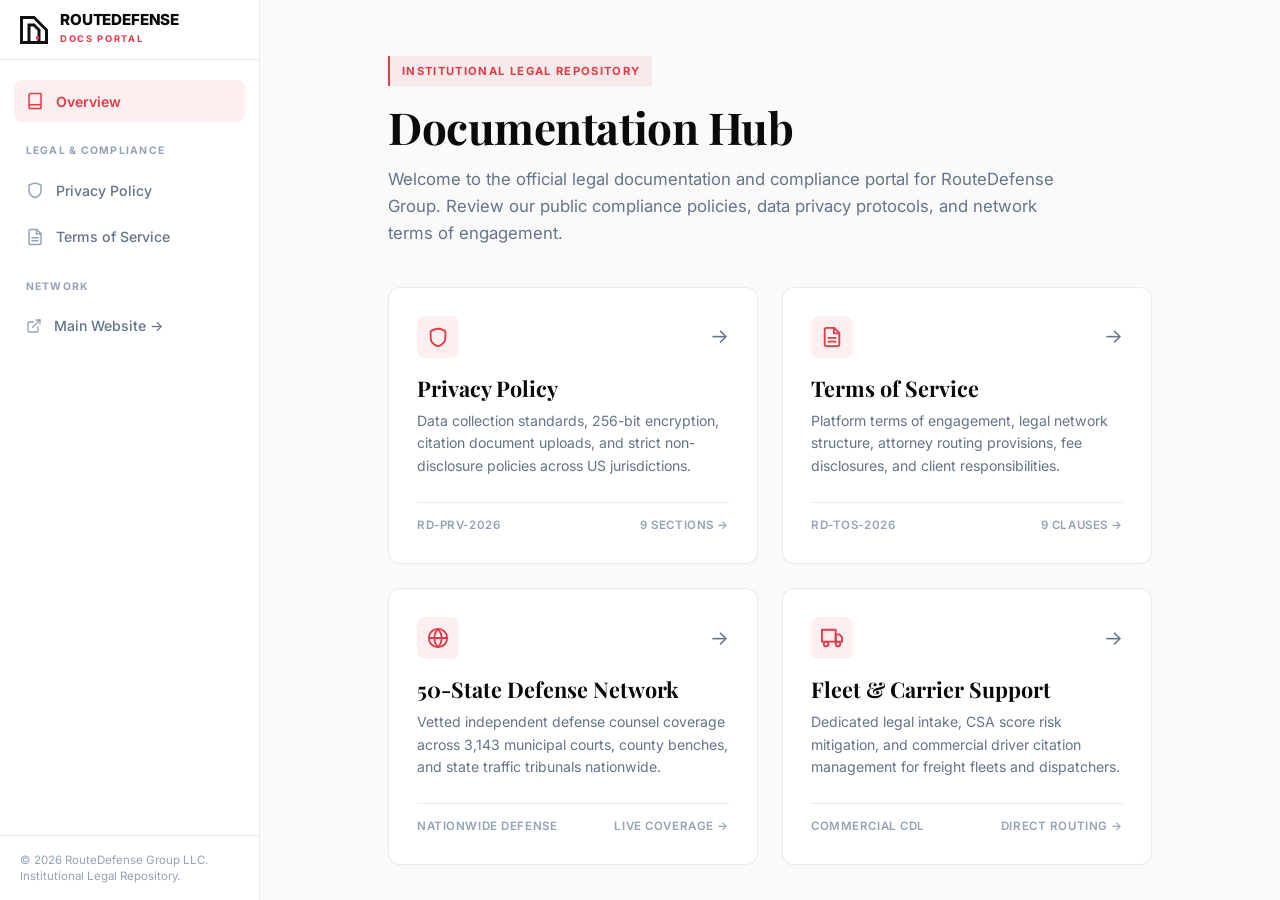
<file: index.html>
<!DOCTYPE html>
<html lang="en">
<head>
  <meta charset="UTF-8">
  <meta name="viewport" content="width=device-width, initial-scale=1.0">
  <title>Documentation Hub — RouteDefense Group</title>
  <meta name="description" content="Official Legal Documentation, Privacy Policy, and Terms of Service for RouteDefense Group.">
  <link rel="icon" type="image/svg+xml" href="/logo.svg">
  <link rel="stylesheet" href="/styles.css">
</head>
<body>

  <div class="app-wrapper">

    <!-- Desktop Sidebar (Raz Docs Style) -->
    <aside class="desktop-sidebar">
      <a href="/" class="sidebar-header">
        <img src="/logo.svg" alt="RouteDefense Logo" class="sidebar-logo">
        <div class="sidebar-brand-text">
          <span class="sidebar-brand-name">ROUTEDEFENSE</span>
          <span class="sidebar-brand-sub">DOCS PORTAL</span>
        </div>
      </a>

      <nav class="sidebar-nav">
        <a href="/" class="nav-item active">
          <svg width="18" height="18" viewBox="0 0 24 24" fill="none" stroke="currentColor" stroke-width="2" stroke-linecap="round" stroke-linejoin="round"><path d="M4 19.5v-15A2.5 2.5 0 0 1 6.5 2H20v20H6.5a2.5 2.5 0 0 1 0-5H20"/></svg>
          Overview
        </a>

        <div class="nav-section-title">Legal &amp; Compliance</div>

        <a href="/privacy/" class="nav-item">
          <svg width="18" height="18" viewBox="0 0 24 24" fill="none" stroke="currentColor" stroke-width="2" stroke-linecap="round" stroke-linejoin="round"><path d="M20 13c0 5-3.5 7.5-7.66 8.95a1 1 0 0 1-.67-.01C7.5 20.5 4 18 4 13V6a1 1 0 0 1 1-1c2-1 4-2 7-2 2.89 0 4.78 1 6.94 1.89A1 1 0 0 1 20 6z"/></svg>
          Privacy Policy
        </a>

        <a href="/terms/" class="nav-item">
          <svg width="18" height="18" viewBox="0 0 24 24" fill="none" stroke="currentColor" stroke-width="2" stroke-linecap="round" stroke-linejoin="round"><path d="M14.5 2H6a2 2 0 0 0-2 2v16a2 2 0 0 0 2 2h12a2 2 0 0 0 2-2V7.5L14.5 2z"/><polyline points="14 2 14 8 20 8"/><line x1="16" y1="13" x2="8" y2="13"/><line x1="16" y1="17" x2="8" y2="17"/></svg>
          Terms of Service
        </a>

        <div class="nav-section-title">Network</div>

        <a href="https://routedefensegroup.com" class="nav-item" target="_blank" rel="noopener noreferrer">
          <svg width="16" height="16" viewBox="0 0 24 24" fill="none" stroke="currentColor" stroke-width="2" stroke-linecap="round" stroke-linejoin="round"><path d="M18 13v6a2 2 0 0 1-2 2H5a2 2 0 0 1-2-2V8a2 2 0 0 1 2-2h6"/><polyline points="15 3 21 3 21 9"/><line x1="10" y1="14" x2="21" y2="3"/></svg>
          Main Website &rarr;
        </a>
      </nav>

      <div class="sidebar-footer">
        &copy; 2026 RouteDefense Group LLC.<br>Institutional Legal Repository.
      </div>
    </aside>

    <!-- Main Viewport Area -->
    <div class="main-viewport">

      <!-- Mobile Header -->
      <header class="mobile-header">
        <a href="/" class="mobile-brand">
          <img src="/logo.svg" alt="RouteDefense">
          <span class="mobile-brand-title">RouteDefense <span>Docs</span></span>
        </a>
        <div class="mobile-nav-pills">
          <a href="/privacy/" class="mobile-pill">Privacy</a>
          <a href="/terms/" class="mobile-pill">Terms</a>
          <button class="mobile-menu-btn" id="mobileMenuToggle" aria-label="Toggle navigation">
            <svg width="18" height="18" viewBox="0 0 24 24" fill="none" stroke="currentColor" stroke-width="2"><line x1="3" y1="12" x2="21" y2="12"/><line x1="3" y1="6" x2="21" y2="6"/><line x1="3" y1="18" x2="21" y2="18"/></svg>
          </button>
        </div>
      </header>

      <!-- Mobile Drawer Dropdown -->
      <div class="mobile-drawer" id="mobileDrawer">
        <div class="mobile-drawer-content">
          <a href="/" class="nav-item active">
            <svg width="18" height="18" viewBox="0 0 24 24" fill="none" stroke="currentColor" stroke-width="2"><path d="M4 19.5v-15A2.5 2.5 0 0 1 6.5 2H20v20H6.5a2.5 2.5 0 0 1 0-5H20"/></svg>
            Overview
          </a>
          <a href="/privacy/" class="nav-item">
            <svg width="18" height="18" viewBox="0 0 24 24" fill="none" stroke="currentColor" stroke-width="2"><path d="M20 13c0 5-3.5 7.5-7.66 8.95a1 1 0 0 1-.67-.01C7.5 20.5 4 18 4 13V6a1 1 0 0 1 1-1c2-1 4-2 7-2 2.89 0 4.78 1 6.94 1.89A1 1 0 0 1 20 6z"/></svg>
            Privacy Policy
          </a>
          <a href="/terms/" class="nav-item">
            <svg width="18" height="18" viewBox="0 0 24 24" fill="none" stroke="currentColor" stroke-width="2"><path d="M14.5 2H6a2 2 0 0 0-2 2v16a2 2 0 0 0 2 2h12a2 2 0 0 0 2-2V7.5L14.5 2z"/><polyline points="14 2 14 8 20 8"/><line x1="16" y1="13" x2="8" y2="13"/><line x1="16" y1="17" x2="8" y2="17"/></svg>
            Terms of Service
          </a>
          <a href="https://routedefensegroup.com" class="nav-item" target="_blank" rel="noopener noreferrer">
            <svg width="16" height="16" viewBox="0 0 24 24" fill="none" stroke="currentColor" stroke-width="2"><path d="M18 13v6a2 2 0 0 1-2 2H5a2 2 0 0 1-2-2V8a2 2 0 0 1 2-2h6"/><polyline points="15 3 21 3 21 9"/><line x1="10" y1="14" x2="21" y2="3"/></svg>
            Main Website &rarr;
          </a>
        </div>
      </div>

      <!-- Main Content Canvas -->
      <main class="content-canvas">
        <div class="hub-header">
          <div class="badge-tag">Institutional Legal Repository</div>
          <h1 class="hub-title">Documentation Hub</h1>
          <p class="hub-subtitle">
            Welcome to the official legal documentation and compliance portal for RouteDefense Group. Review our public compliance policies, data privacy protocols, and network terms of engagement.
          </p>
        </div>

        <div class="doc-hub-grid">

          <!-- Card 1: Privacy Policy -->
          <a href="/privacy/" class="hub-card">
            <div class="hub-card-header">
              <div class="hub-card-icon">
                <svg width="22" height="22" viewBox="0 0 24 24" fill="none" stroke="currentColor" stroke-width="2" stroke-linecap="round" stroke-linejoin="round"><path d="M20 13c0 5-3.5 7.5-7.66 8.95a1 1 0 0 1-.67-.01C7.5 20.5 4 18 4 13V6a1 1 0 0 1 1-1c2-1 4-2 7-2 2.89 0 4.78 1 6.94 1.89A1 1 0 0 1 20 6z"/></svg>
              </div>
              <span class="hub-card-arrow">&rarr;</span>
            </div>
            <h2 class="hub-card-title">Privacy Policy</h2>
            <p class="hub-card-desc">
              Data collection standards, 256-bit encryption, citation document uploads, and strict non-disclosure policies across US jurisdictions.
            </p>
            <div class="hub-card-footer">
              <span>RD-PRV-2026</span>
              <span>9 Sections &rarr;</span>
            </div>
          </a>

          <!-- Card 2: Terms of Service -->
          <a href="/terms/" class="hub-card">
            <div class="hub-card-header">
              <div class="hub-card-icon">
                <svg width="22" height="22" viewBox="0 0 24 24" fill="none" stroke="currentColor" stroke-width="2" stroke-linecap="round" stroke-linejoin="round"><path d="M14.5 2H6a2 2 0 0 0-2 2v16a2 2 0 0 0 2 2h12a2 2 0 0 0 2-2V7.5L14.5 2z"/><polyline points="14 2 14 8 20 8"/><line x1="16" y1="13" x2="8" y2="13"/><line x1="16" y1="17" x2="8" y2="17"/></svg>
              </div>
              <span class="hub-card-arrow">&rarr;</span>
            </div>
            <h2 class="hub-card-title">Terms of Service</h2>
            <p class="hub-card-desc">
              Platform terms of engagement, legal network structure, attorney routing provisions, fee disclosures, and client responsibilities.
            </p>
            <div class="hub-card-footer">
              <span>RD-TOS-2026</span>
              <span>9 Clauses &rarr;</span>
            </div>
          </a>

          <!-- Card 3: 50-State Defense Network -->
          <a href="https://routedefensegroup.com" class="hub-card" target="_blank" rel="noopener noreferrer">
            <div class="hub-card-header">
              <div class="hub-card-icon">
                <svg width="22" height="22" viewBox="0 0 24 24" fill="none" stroke="currentColor" stroke-width="2" stroke-linecap="round" stroke-linejoin="round"><circle cx="12" cy="12" r="10"/><line x1="2" y1="12" x2="22" y2="12"/><path d="M12 2a15.3 15.3 0 0 1 4 10 15.3 15.3 0 0 1-4 10 15.3 15.3 0 0 1-4-10 15.3 15.3 0 0 1 4-10z"/></svg>
              </div>
              <span class="hub-card-arrow">&rarr;</span>
            </div>
            <h2 class="hub-card-title">50-State Defense Network</h2>
            <p class="hub-card-desc">
              Vetted independent defense counsel coverage across 3,143 municipal courts, county benches, and state traffic tribunals nationwide.
            </p>
            <div class="hub-card-footer">
              <span>Nationwide Defense</span>
              <span>Live Coverage &rarr;</span>
            </div>
          </a>

          <!-- Card 4: Enterprise Fleet Compliance -->
          <a href="https://routedefensegroup.com" class="hub-card" target="_blank" rel="noopener noreferrer">
            <div class="hub-card-header">
              <div class="hub-card-icon">
                <svg width="22" height="22" viewBox="0 0 24 24" fill="none" stroke="currentColor" stroke-width="2" stroke-linecap="round" stroke-linejoin="round"><rect x="1" y="3" width="15" height="13"/><polygon points="16 8 20 8 23 11 23 16 16 16 16 8"/><circle cx="5.5" cy="18.5" r="2.5"/><circle cx="18.5" cy="18.5" r="2.5"/></svg>
              </div>
              <span class="hub-card-arrow">&rarr;</span>
            </div>
            <h2 class="hub-card-title">Fleet &amp; Carrier Support</h2>
            <p class="hub-card-desc">
              Dedicated legal intake, CSA score risk mitigation, and commercial driver citation management for freight fleets and dispatchers.
            </p>
            <div class="hub-card-footer">
              <span>Commercial CDL</span>
              <span>Direct Routing &rarr;</span>
            </div>
          </a>

        </div>

        <footer class="article-footer">
          &copy; 2026 RouteDefense Group LLC. All rights reserved. Secure Legal Repository.
        </footer>
      </main>

    </div>
  </div>

  <script>
    const menuBtn = document.getElementById('mobileMenuToggle');
    const drawer = document.getElementById('mobileDrawer');
    if (menuBtn && drawer) {
      menuBtn.addEventListener('click', () => {
        drawer.classList.toggle('open');
      });
      drawer.addEventListener('click', (e) => {
        if (e.target === drawer) drawer.classList.remove('open');
      });
    }
  </script>

</body>
</html>
</file>
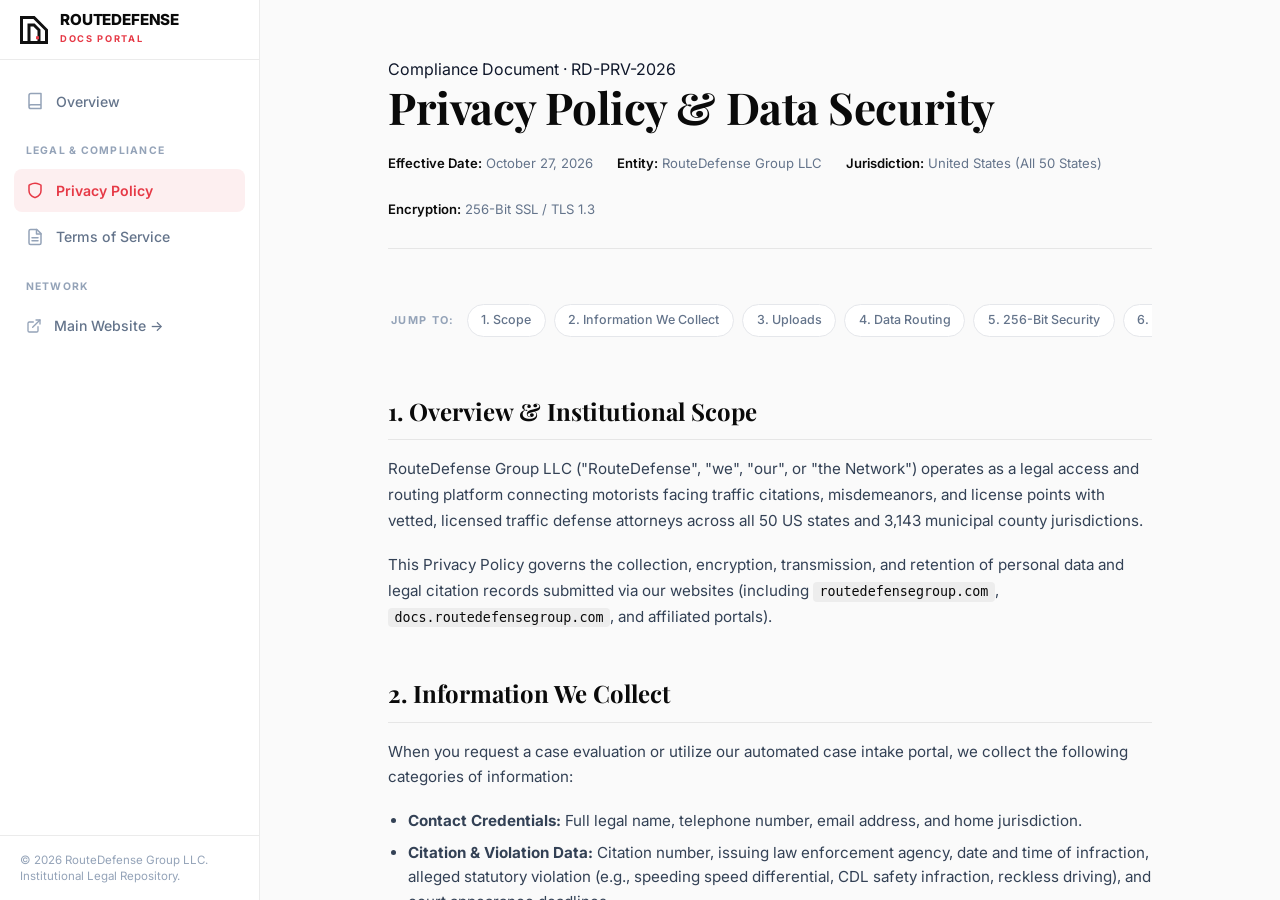
<file: privacy/index.html>
<!DOCTYPE html>
<html lang="en">
<head>
  <meta charset="UTF-8">
  <meta name="viewport" content="width=device-width, initial-scale=1.0">
  <title>Privacy Policy &amp; Data Security — RouteDefense Group</title>
  <meta name="description" content="Official Privacy Policy of RouteDefense Group. How we collect, encrypt, and route citation information to verified defense counsel across US jurisdictions.">
  <link rel="icon" type="image/svg+xml" href="/logo.svg">
  <link rel="stylesheet" href="/styles.css">
</head>
<body>

  <div class="app-wrapper">

    <!-- Desktop Sidebar (Raz Docs Style) -->
    <aside class="desktop-sidebar">
      <a href="/" class="sidebar-header">
        <img src="/logo.svg" alt="RouteDefense Logo" class="sidebar-logo">
        <div class="sidebar-brand-text">
          <span class="sidebar-brand-name">ROUTEDEFENSE</span>
          <span class="sidebar-brand-sub">DOCS PORTAL</span>
        </div>
      </a>

      <nav class="sidebar-nav">
        <a href="/" class="nav-item">
          <svg width="18" height="18" viewBox="0 0 24 24" fill="none" stroke="currentColor" stroke-width="2" stroke-linecap="round" stroke-linejoin="round"><path d="M4 19.5v-15A2.5 2.5 0 0 1 6.5 2H20v20H6.5a2.5 2.5 0 0 1 0-5H20"/></svg>
          Overview
        </a>

        <div class="nav-section-title">Legal &amp; Compliance</div>

        <a href="/privacy/" class="nav-item active">
          <svg width="18" height="18" viewBox="0 0 24 24" fill="none" stroke="currentColor" stroke-width="2" stroke-linecap="round" stroke-linejoin="round"><path d="M20 13c0 5-3.5 7.5-7.66 8.95a1 1 0 0 1-.67-.01C7.5 20.5 4 18 4 13V6a1 1 0 0 1 1-1c2-1 4-2 7-2 2.89 0 4.78 1 6.94 1.89A1 1 0 0 1 20 6z"/></svg>
          Privacy Policy
        </a>

        <a href="/terms/" class="nav-item">
          <svg width="18" height="18" viewBox="0 0 24 24" fill="none" stroke="currentColor" stroke-width="2" stroke-linecap="round" stroke-linejoin="round"><path d="M14.5 2H6a2 2 0 0 0-2 2v16a2 2 0 0 0 2 2h12a2 2 0 0 0 2-2V7.5L14.5 2z"/><polyline points="14 2 14 8 20 8"/><line x1="16" y1="13" x2="8" y2="13"/><line x1="16" y1="17" x2="8" y2="17"/></svg>
          Terms of Service
        </a>

        <div class="nav-section-title">Network</div>

        <a href="https://routedefensegroup.com" class="nav-item" target="_blank" rel="noopener noreferrer">
          <svg width="16" height="16" viewBox="0 0 24 24" fill="none" stroke="currentColor" stroke-width="2" stroke-linecap="round" stroke-linejoin="round"><path d="M18 13v6a2 2 0 0 1-2 2H5a2 2 0 0 1-2-2V8a2 2 0 0 1 2-2h6"/><polyline points="15 3 21 3 21 9"/><line x1="10" y1="14" x2="21" y2="3"/></svg>
          Main Website &rarr;
        </a>
      </nav>

      <div class="sidebar-footer">
        &copy; 2026 RouteDefense Group LLC.<br>Institutional Legal Repository.
      </div>
    </aside>

    <!-- Main Viewport Area -->
    <div class="main-viewport">

      <!-- Mobile Header -->
      <header class="mobile-header">
        <a href="/" class="mobile-brand">
          <img src="/logo.svg" alt="RouteDefense">
          <span class="mobile-brand-title">RouteDefense <span>Docs</span></span>
        </a>
        <div class="mobile-nav-pills">
          <a href="/" class="mobile-pill">Overview</a>
          <a href="/terms/" class="mobile-pill">Terms</a>
          <button class="mobile-menu-btn" id="mobileMenuToggle" aria-label="Toggle navigation">
            <svg width="18" height="18" viewBox="0 0 24 24" fill="none" stroke="currentColor" stroke-width="2"><line x1="3" y1="12" x2="21" y2="12"/><line x1="3" y1="6" x2="21" y2="6"/><line x1="3" y1="18" x2="21" y2="18"/></svg>
          </button>
        </div>
      </header>

      <!-- Mobile Drawer Dropdown -->
      <div class="mobile-drawer" id="mobileDrawer">
        <div class="mobile-drawer-content">
          <a href="/" class="nav-item">
            <svg width="18" height="18" viewBox="0 0 24 24" fill="none" stroke="currentColor" stroke-width="2"><path d="M4 19.5v-15A2.5 2.5 0 0 1 6.5 2H20v20H6.5a2.5 2.5 0 0 1 0-5H20"/></svg>
            Overview
          </a>
          <a href="/privacy/" class="nav-item active">
            <svg width="18" height="18" viewBox="0 0 24 24" fill="none" stroke="currentColor" stroke-width="2"><path d="M20 13c0 5-3.5 7.5-7.66 8.95a1 1 0 0 1-.67-.01C7.5 20.5 4 18 4 13V6a1 1 0 0 1 1-1c2-1 4-2 7-2 2.89 0 4.78 1 6.94 1.89A1 1 0 0 1 20 6z"/></svg>
            Privacy Policy
          </a>
          <a href="/terms/" class="nav-item">
            <svg width="18" height="18" viewBox="0 0 24 24" fill="none" stroke="currentColor" stroke-width="2"><path d="M14.5 2H6a2 2 0 0 0-2 2v16a2 2 0 0 0 2 2h12a2 2 0 0 0 2-2V7.5L14.5 2z"/><polyline points="14 2 14 8 20 8"/><line x1="16" y1="13" x2="8" y2="13"/><line x1="16" y1="17" x2="8" y2="17"/></svg>
            Terms of Service
          </a>
          <a href="https://routedefensegroup.com" class="nav-item" target="_blank" rel="noopener noreferrer">
            <svg width="16" height="16" viewBox="0 0 24 24" fill="none" stroke="currentColor" stroke-width="2"><path d="M18 13v6a2 2 0 0 1-2 2H5a2 2 0 0 1-2-2V8a2 2 0 0 1 2-2h6"/><polyline points="15 3 21 3 21 9"/><line x1="10" y1="14" x2="21" y2="3"/></svg>
            Main Website &rarr;
          </a>
        </div>
      </div>

      <!-- Main Content Canvas -->
      <main class="content-canvas">

        <header class="article-header">
          <div class="article-tag">Compliance Document · RD-PRV-2026</div>
          <h1 class="article-title">Privacy Policy &amp; Data Security</h1>
          <div class="article-meta">
            <div class="article-meta-item"><strong>Effective Date:</strong> October 27, 2026</div>
            <div class="article-meta-item"><strong>Entity:</strong> RouteDefense Group LLC</div>
            <div class="article-meta-item"><strong>Jurisdiction:</strong> United States (All 50 States)</div>
            <div class="article-meta-item"><strong>Encryption:</strong> 256-Bit SSL / TLS 1.3</div>
          </div>
        </header>

        <!-- Sticky Quick-Jump Navigation Bar -->
        <nav class="toc-scroll-wrapper" aria-label="Table of Contents">
          <div class="toc-scroll-bar">
            <span class="toc-label">Jump to:</span>
            <a href="#overview" class="toc-pill">1. Scope</a>
            <a href="#information-collected" class="toc-pill">2. Information We Collect</a>
            <a href="#document-upload" class="toc-pill">3. Uploads</a>
            <a href="#how-we-use" class="toc-pill">4. Data Routing</a>
            <a href="#security" class="toc-pill">5. 256-Bit Security</a>
            <a href="#disclosure" class="toc-pill">6. Non-Disclosure</a>
            <a href="#attorney-client" class="toc-pill">7. Legal Privilege</a>
            <a href="#retention" class="toc-pill">8. Data Retention</a>
            <a href="#contact" class="toc-pill">9. Compliance Contact</a>
          </div>
        </nav>

        <article class="article-body">

          <section id="overview">
            <h2>1. Overview &amp; Institutional Scope</h2>
            <p>RouteDefense Group LLC ("RouteDefense", "we", "our", or "the Network") operates as a legal access and routing platform connecting motorists facing traffic citations, misdemeanors, and license points with vetted, licensed traffic defense attorneys across all 50 US states and 3,143 municipal county jurisdictions.</p>
            <p>This Privacy Policy governs the collection, encryption, transmission, and retention of personal data and legal citation records submitted via our websites (including <code>routedefensegroup.com</code>, <code>docs.routedefensegroup.com</code>, and affiliated portals).</p>
          </section>

          <section id="information-collected">
            <h2>2. Information We Collect</h2>
            <p>When you request a case evaluation or utilize our automated case intake portal, we collect the following categories of information:</p>
            <ul>
              <li><strong>Contact Credentials:</strong> Full legal name, telephone number, email address, and home jurisdiction.</li>
              <li><strong>Citation &amp; Violation Data:</strong> Citation number, issuing law enforcement agency, date and time of infraction, alleged statutory violation (e.g., speeding speed differential, CDL safety infraction, reckless driving), and court appearance deadlines.</li>
              <li><strong>Jurisdictional Venue:</strong> The issuing State, County, and municipal court assigned to your file.</li>
              <li><strong>Factual Narrative:</strong> Any voluntary context, road conditions, radar calibration notes, or prior driving record history you disclose in the case details field.</li>
            </ul>
          </section>

          <section id="document-upload">
            <h2>3. Citation Document &amp; Photographic Uploads</h2>
            <p>Our secure intake portal permits drivers to upload photographic or PDF copies of their traffic citations, court summons, or driving records (up to 10MB per transmission).</p>
            <div class="callout-box">
              <strong>Critical Security Protocol:</strong> Uploaded document files are transmitted over TLS 1.3 encrypted sockets directly into quarantined, access-restricted cloud storage. They are decrypted solely for the verified defense attorney assigned to conduct your preliminary legal evaluation.
            </div>
          </section>

          <section id="how-we-use">
            <h2>4. How Data Is Routed &amp; Used</h2>
            <p>RouteDefense uses your submitted information strictly for legal case evaluation and attorney assignment:</p>
            <ul>
              <li>To verify jurisdictional venue and match your matter with a licensed attorney in the specific county of issue.</li>
              <li>To compute potential DMV point penalties, license suspension risks, and commercial driving (CDL) CSA score impacts.</li>
              <li>To deliver case confirmation notices and evaluation updates via secure email or telephone.</li>
              <li>To comply with statutory legal reporting requirements and judicial auditing rules.</li>
            </ul>
          </section>

          <section id="security">
            <h2>5. 256-Bit Encryption Standards</h2>
            <p>We implement institutional-grade technical, administrative, and physical safeguards:</p>
            <ul>
              <li><strong>Transport Layer Security:</strong> All web traffic and form submissions are secured with 256-bit SSL / TLS 1.3 encryption.</li>
              <li><strong>Restricted Attorney Access:</strong> Only defense counsel vetted and active within our network who maintain good standing with their respective State Bar Association are granted access to case intake files.</li>
              <li><strong>No Plaintext Storage:</strong> Sensitive driver records and citation documents are encrypted at rest using AES-256 standards.</li>
            </ul>
          </section>

          <section id="disclosure">
            <h2>6. Non-Disclosure &amp; Strict Non-Sale of Data</h2>
            <p>RouteDefense maintains an unconditional policy regarding personal data:</p>
            <div class="callout-box">
              <strong>WE DO NOT SELL, RENT, OR MONETIZE YOUR PERSONAL INFORMATION.</strong> We never distribute driver information to insurance carriers, marketing brokers, commercial data aggregators, or automated background databases.
            </div>
            <p>Information is disclosed solely to: (i) the assigned defense attorney and their authorized legal staff, (ii) municipal or county courts solely upon formal retention and filing of entry of appearance, and (iii) technical service providers operating under strict confidentiality covenants.</p>
          </section>

          <section id="attorney-client">
            <h2>7. Attorney-Client Privilege &amp; Work-Product Notice</h2>
            <p>Initial submission of citation data through RouteDefense initiates a confidential inquiry. While formal attorney-client representation commences only upon execution of an engagement agreement and retainer with the assigned attorney, all preliminary communications and uploaded documents submitted for the purpose of seeking legal representation are treated as strictly confidential to the maximum extent permitted by law and State Bar ethical rules.</p>
          </section>

          <section id="retention">
            <h2>8. Data Retention &amp; Erasure Requests</h2>
            <p>Citation records that do not proceed to formal legal retention are permanently archived or deleted in accordance with legal document retention schedules. You retain the right to request verification, correction, or deletion of your personal case information at any time by contacting our compliance office.</p>
          </section>

          <section id="contact">
            <h2>9. Compliance Contact</h2>
            <p>If you have inquiries regarding this Privacy Policy or wish to exercise your data rights, contact:</p>
            <p>
              <strong>RouteDefense Group LLC — Privacy &amp; Legal Affairs</strong><br>
              Address: 3601 E McDowell Rd, Apt 2027, Phoenix, AZ 85008<br>
              Phone: <a href="tel:+16202140989" style="color: var(--accent);">(620) 214-0989</a><br>
              Email: <a href="mailto:compliance@routedefensegroup.com" style="color: var(--accent);">compliance@routedefensegroup.com</a><br>
              Official Portal: <a href="https://routedefensegroup.com" style="color: var(--obsidian);">routedefensegroup.com</a>
            </p>
          </section>

        </article>

        <footer class="article-footer">
          &copy; 2026 RouteDefense Group LLC. All rights reserved. Secure Legal Repository.
        </footer>
      </main>

    </div>
  </div>

  <script>
    const menuBtn = document.getElementById('mobileMenuToggle');
    const drawer = document.getElementById('mobileDrawer');
    if (menuBtn && drawer) {
      menuBtn.addEventListener('click', () => {
        drawer.classList.toggle('open');
      });
      drawer.addEventListener('click', (e) => {
        if (e.target === drawer) drawer.classList.remove('open');
      });
    }
  </script>

</body>
</html>
</file>
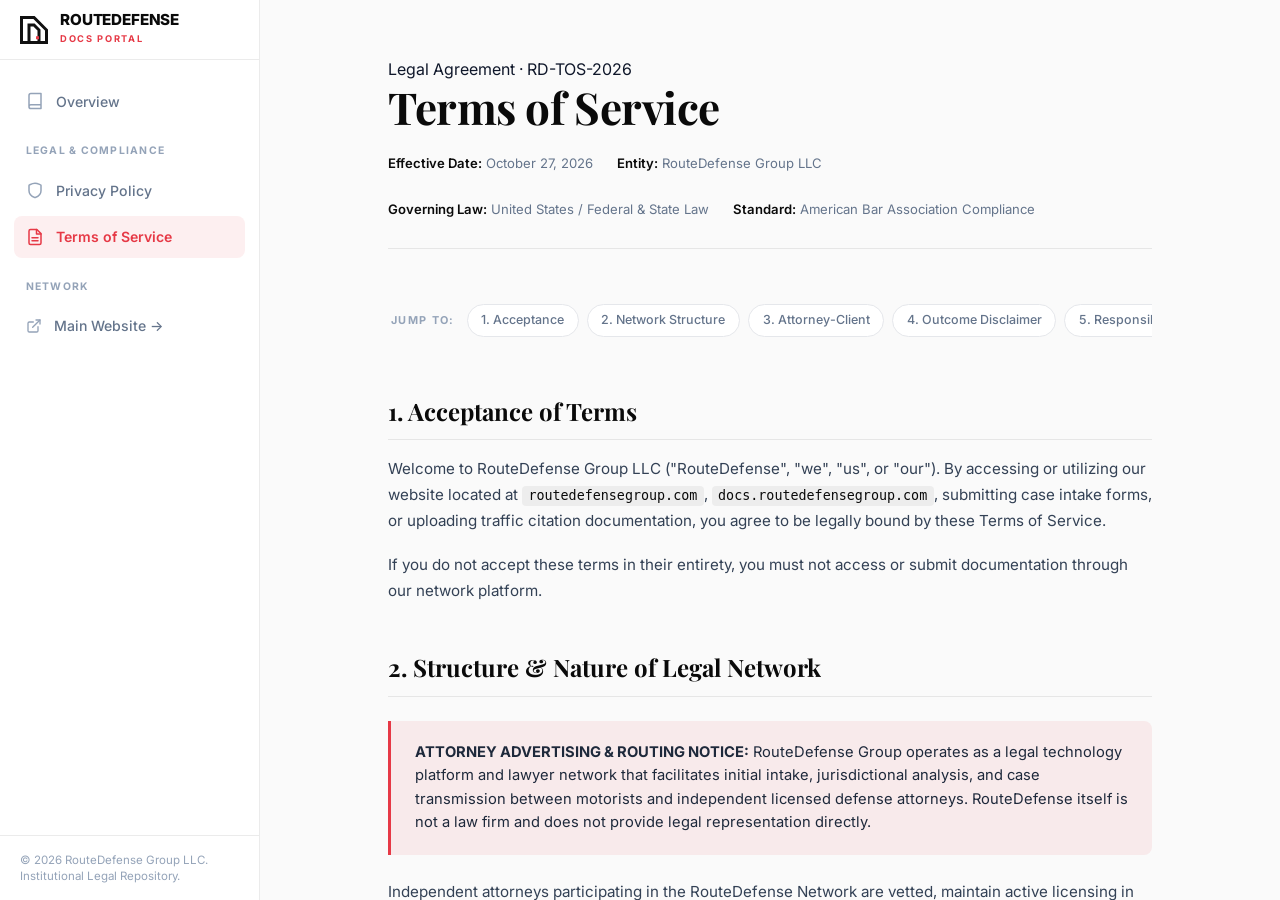
<file: terms/index.html>
<!DOCTYPE html>
<html lang="en">
<head>
  <meta charset="UTF-8">
  <meta name="viewport" content="width=device-width, initial-scale=1.0">
  <title>Terms of Service — RouteDefense Group</title>
  <meta name="description" content="Official Terms of Service for RouteDefense Group. Understand the terms governing case evaluations, attorney routing, and platform engagement.">
  <link rel="icon" type="image/svg+xml" href="/logo.svg">
  <link rel="stylesheet" href="/styles.css">
</head>
<body>

  <div class="app-wrapper">

    <!-- Desktop Sidebar (Raz Docs Style) -->
    <aside class="desktop-sidebar">
      <a href="/" class="sidebar-header">
        <img src="/logo.svg" alt="RouteDefense Logo" class="sidebar-logo">
        <div class="sidebar-brand-text">
          <span class="sidebar-brand-name">ROUTEDEFENSE</span>
          <span class="sidebar-brand-sub">DOCS PORTAL</span>
        </div>
      </a>

      <nav class="sidebar-nav">
        <a href="/" class="nav-item">
          <svg width="18" height="18" viewBox="0 0 24 24" fill="none" stroke="currentColor" stroke-width="2" stroke-linecap="round" stroke-linejoin="round"><path d="M4 19.5v-15A2.5 2.5 0 0 1 6.5 2H20v20H6.5a2.5 2.5 0 0 1 0-5H20"/></svg>
          Overview
        </a>

        <div class="nav-section-title">Legal &amp; Compliance</div>

        <a href="/privacy/" class="nav-item">
          <svg width="18" height="18" viewBox="0 0 24 24" fill="none" stroke="currentColor" stroke-width="2" stroke-linecap="round" stroke-linejoin="round"><path d="M20 13c0 5-3.5 7.5-7.66 8.95a1 1 0 0 1-.67-.01C7.5 20.5 4 18 4 13V6a1 1 0 0 1 1-1c2-1 4-2 7-2 2.89 0 4.78 1 6.94 1.89A1 1 0 0 1 20 6z"/></svg>
          Privacy Policy
        </a>

        <a href="/terms/" class="nav-item active">
          <svg width="18" height="18" viewBox="0 0 24 24" fill="none" stroke="currentColor" stroke-width="2" stroke-linecap="round" stroke-linejoin="round"><path d="M14.5 2H6a2 2 0 0 0-2 2v16a2 2 0 0 0 2 2h12a2 2 0 0 0 2-2V7.5L14.5 2z"/><polyline points="14 2 14 8 20 8"/><line x1="16" y1="13" x2="8" y2="13"/><line x1="16" y1="17" x2="8" y2="17"/></svg>
          Terms of Service
        </a>

        <div class="nav-section-title">Network</div>

        <a href="https://routedefensegroup.com" class="nav-item" target="_blank" rel="noopener noreferrer">
          <svg width="16" height="16" viewBox="0 0 24 24" fill="none" stroke="currentColor" stroke-width="2" stroke-linecap="round" stroke-linejoin="round"><path d="M18 13v6a2 2 0 0 1-2 2H5a2 2 0 0 1-2-2V8a2 2 0 0 1 2-2h6"/><polyline points="15 3 21 3 21 9"/><line x1="10" y1="14" x2="21" y2="3"/></svg>
          Main Website &rarr;
        </a>
      </nav>

      <div class="sidebar-footer">
        &copy; 2026 RouteDefense Group LLC.<br>Institutional Legal Repository.
      </div>
    </aside>

    <!-- Main Viewport Area -->
    <div class="main-viewport">

      <!-- Mobile Header -->
      <header class="mobile-header">
        <a href="/" class="mobile-brand">
          <img src="/logo.svg" alt="RouteDefense">
          <span class="mobile-brand-title">RouteDefense <span>Docs</span></span>
        </a>
        <div class="mobile-nav-pills">
          <a href="/" class="mobile-pill">Overview</a>
          <a href="/privacy/" class="mobile-pill">Privacy</a>
          <button class="mobile-menu-btn" id="mobileMenuToggle" aria-label="Toggle navigation">
            <svg width="18" height="18" viewBox="0 0 24 24" fill="none" stroke="currentColor" stroke-width="2"><line x1="3" y1="12" x2="21" y2="12"/><line x1="3" y1="6" x2="21" y2="6"/><line x1="3" y1="18" x2="21" y2="18"/></svg>
          </button>
        </div>
      </header>

      <!-- Mobile Drawer Dropdown -->
      <div class="mobile-drawer" id="mobileDrawer">
        <div class="mobile-drawer-content">
          <a href="/" class="nav-item">
            <svg width="18" height="18" viewBox="0 0 24 24" fill="none" stroke="currentColor" stroke-width="2"><path d="M4 19.5v-15A2.5 2.5 0 0 1 6.5 2H20v20H6.5a2.5 2.5 0 0 1 0-5H20"/></svg>
            Overview
          </a>
          <a href="/privacy/" class="nav-item">
            <svg width="18" height="18" viewBox="0 0 24 24" fill="none" stroke="currentColor" stroke-width="2"><path d="M20 13c0 5-3.5 7.5-7.66 8.95a1 1 0 0 1-.67-.01C7.5 20.5 4 18 4 13V6a1 1 0 0 1 1-1c2-1 4-2 7-2 2.89 0 4.78 1 6.94 1.89A1 1 0 0 1 20 6z"/></svg>
            Privacy Policy
          </a>
          <a href="/terms/" class="nav-item active">
            <svg width="18" height="18" viewBox="0 0 24 24" fill="none" stroke="currentColor" stroke-width="2"><path d="M14.5 2H6a2 2 0 0 0-2 2v16a2 2 0 0 0 2 2h12a2 2 0 0 0 2-2V7.5L14.5 2z"/><polyline points="14 2 14 8 20 8"/><line x1="16" y1="13" x2="8" y2="13"/><line x1="16" y1="17" x2="8" y2="17"/></svg>
            Terms of Service
          </a>
          <a href="https://routedefensegroup.com" class="nav-item" target="_blank" rel="noopener noreferrer">
            <svg width="16" height="16" viewBox="0 0 24 24" fill="none" stroke="currentColor" stroke-width="2"><path d="M18 13v6a2 2 0 0 1-2 2H5a2 2 0 0 1-2-2V8a2 2 0 0 1 2-2h6"/><polyline points="15 3 21 3 21 9"/><line x1="10" y1="14" x2="21" y2="3"/></svg>
            Main Website &rarr;
          </a>
        </div>
      </div>

      <!-- Main Content Canvas -->
      <main class="content-canvas">

        <header class="article-header">
          <div class="article-tag">Legal Agreement · RD-TOS-2026</div>
          <h1 class="article-title">Terms of Service</h1>
          <div class="article-meta">
            <div class="article-meta-item"><strong>Effective Date:</strong> October 27, 2026</div>
            <div class="article-meta-item"><strong>Entity:</strong> RouteDefense Group LLC</div>
            <div class="article-meta-item"><strong>Governing Law:</strong> United States / Federal &amp; State Law</div>
            <div class="article-meta-item"><strong>Standard:</strong> American Bar Association Compliance</div>
          </div>
        </header>

        <!-- Sticky Quick-Jump Navigation Bar -->
        <nav class="toc-scroll-wrapper" aria-label="Table of Contents">
          <div class="toc-scroll-bar">
            <span class="toc-label">Jump to:</span>
            <a href="#acceptance" class="toc-pill">1. Acceptance</a>
            <a href="#nature-of-network" class="toc-pill">2. Network Structure</a>
            <a href="#attorney-relationship" class="toc-pill">3. Attorney-Client</a>
            <a href="#no-guarantee" class="toc-pill">4. Outcome Disclaimer</a>
            <a href="#driver-responsibilities" class="toc-pill">5. Responsibilities</a>
            <a href="#fees-retainers" class="toc-pill">6. Fees &amp; Retainers</a>
            <a href="#liability" class="toc-pill">7. Liability</a>
            <a href="#disputes" class="toc-pill">8. Dispute Resolution</a>
            <a href="#notices" class="toc-pill">9. Legal Notices</a>
          </div>
        </nav>

        <article class="article-body">

          <section id="acceptance">
            <h2>1. Acceptance of Terms</h2>
            <p>Welcome to RouteDefense Group LLC ("RouteDefense", "we", "us", or "our"). By accessing or utilizing our website located at <code>routedefensegroup.com</code>, <code>docs.routedefensegroup.com</code>, submitting case intake forms, or uploading traffic citation documentation, you agree to be legally bound by these Terms of Service.</p>
            <p>If you do not accept these terms in their entirety, you must not access or submit documentation through our network platform.</p>
          </section>

          <section id="nature-of-network">
            <h2>2. Structure &amp; Nature of Legal Network</h2>
            <div class="callout-box">
              <strong>ATTORNEY ADVERTISING &amp; ROUTING NOTICE:</strong> RouteDefense Group operates as a legal technology platform and lawyer network that facilitates initial intake, jurisdictional analysis, and case transmission between motorists and independent licensed defense attorneys. RouteDefense itself is not a law firm and does not provide legal representation directly.
            </div>
            <p>Independent attorneys participating in the RouteDefense Network are vetted, maintain active licensing in their respective state jurisdictions, and adhere to applicable state ethics and professional responsibility rules.</p>
          </section>

          <section id="attorney-client">
            <h2>3. Attorney-Client Relationship Formation</h2>
            <p>Transmitting your citation details, narrative, or uploaded ticket documentation through our website does NOT automatically establish an attorney-client relationship. An attorney-client relationship is formally established ONLY when:</p>
            <ul>
              <li>The assigned defense attorney conducts an ethical conflict check and confirms availability in your county court venue.</li>
              <li>Both you and the assigned attorney execute a formal engagement agreement detailing scope of representation.</li>
              <li>Agreed legal fees or retainers are settled in accordance with applicable state trust account (IOLTA) standards.</li>
            </ul>
          </section>

          <section id="no-guarantee">
            <h2>4. No Outcome Guarantee Disclaimer</h2>
            <p>Judicial determinations, dismissals, charge reductions, and fine waivers are within the sole constitutional discretion of the presiding municipal, county, or district judge and prosecuting agency.</p>
            <div class="callout-box">
              <strong>PRIOR RESULTS DO NOT GUARANTEE A SIMILAR OUTCOME.</strong> Statements regarding historical case resolution rates (such as dismissal rates or DMV point protection) reflect past performance across our network and do not constitute a promise or warranty of success in your specific legal matter.
            </div>
          </section>

          <section id="driver-responsibilities">
            <h2>5. Driver Responsibilities &amp; Court Deadlines</h2>
            <p>Until formal retention of defense counsel is confirmed in writing, you remain solely responsible for monitoring and complying with all court appearance deadlines, payment due dates, and summons orders indicated on your traffic citation.</p>
            <p>You agree to provide accurate, truthful, and complete information, including legible copies of any issued tickets or notices.</p>
          </section>

          <section id="fees-retainers">
            <h2>6. Fees, Retainers &amp; Refunds</h2>
            <p>Initial preliminary case evaluations submitted through RouteDefense are provided at zero upfront cost ($0). If you elect to retain matched legal counsel, all legal representation fees, flat-rate defense retainers, or court costs are clearly disclosed prior to retention.</p>
          </section>

          <section id="liability">
            <h2>7. Limitation of Liability</h2>
            <p>To the fullest extent permitted by law, RouteDefense Group LLC, its affiliates, officers, directors, and technology providers shall not be liable for any indirect, punitive, consequential, or exemplary damages arising from website unavailability, clerical input errors by users, or decisions rendered by courts or law enforcement agencies.</p>
          </section>

          <section id="disputes">
            <h2>8. Governing Law &amp; Dispute Resolution</h2>
            <p>These Terms of Service are governed by and construed under the laws of the United States. Any disputes arising from or relating to your use of the website platform shall be resolved through confidential binding arbitration or appropriate judicial venues.</p>
          </section>

          <section id="notices">
            <h2>9. Legal Inquiries &amp; Contact</h2>
            <p>Official legal notices or inquiries regarding these Terms may be directed to:</p>
            <p>
              <strong>RouteDefense Group LLC — Legal Compliance</strong><br>
              Address: 3601 E McDowell Rd, Apt 2027, Phoenix, AZ 85008<br>
              Phone: <a href="tel:+16202140989" style="color: var(--accent);">(620) 214-0989</a><br>
              Email: <a href="mailto:legal@routedefensegroup.com" style="color: var(--accent);">legal@routedefensegroup.com</a><br>
              Official Portal: <a href="https://routedefensegroup.com" style="color: var(--obsidian);">routedefensegroup.com</a>
            </p>
          </section>

        </article>

        <footer class="article-footer">
          &copy; 2026 RouteDefense Group LLC. All rights reserved. Secure Legal Repository.
        </footer>
      </main>

    </div>
  </div>

  <script>
    const menuBtn = document.getElementById('mobileMenuToggle');
    const drawer = document.getElementById('mobileDrawer');
    if (menuBtn && drawer) {
      menuBtn.addEventListener('click', () => {
        drawer.classList.toggle('open');
      });
      drawer.addEventListener('click', (e) => {
        if (e.target === drawer) drawer.classList.remove('open');
      });
    }
  </script>

</body>
</html>
</file>
<file: styles.css>
@import url('https://fonts.googleapis.com/css2?family=Playfair+Display:ital,wght@0,600;0,700;0,800;1,600&family=Inter:wght@300;400;500;600;700;800&display=swap');

:root {
  --obsidian: #0A0A0A;
  --accent: #E63946;
  --accent-light: rgba(230, 57, 70, 0.08);
  --accent-border: rgba(230, 57, 70, 0.25);
  --bg-color: #FAFAFA;
  --card-bg: #FFFFFF;
  --border-color: rgba(0, 0, 0, 0.08);
  --border-subtle: #E5E7EB;
  --text-main: #0F172A;
  --text-muted: #64748B;
  --text-light: #94A3B8;
  --font-heading: 'Playfair Display', Georgia, serif;
  --font-sans: 'Inter', -apple-system, BlinkMacSystemFont, 'Segoe UI', Roboto, sans-serif;
  --sidebar-w: 260px;
  --header-h: 60px;
}

*, *::before, *::after {
  box-sizing: border-box;
  margin: 0;
  padding: 0;
}

html, body {
  height: 100%;
  background-color: var(--bg-color);
  color: var(--text-main);
  font-family: var(--font-sans);
  line-height: 1.65;
  -webkit-font-smoothing: antialiased;
}

/* Master App Frame */
.app-wrapper {
  display: flex;
  height: 100vh;
  width: 100%;
  overflow: hidden;
}

/* Desktop Sidebar (Identical to Raz Docs) */
.desktop-sidebar {
  width: var(--sidebar-w);
  flex-shrink: 0;
  height: 100%;
  background: #FFFFFF;
  border-right: 1px solid var(--border-color);
  display: flex;
  flex-direction: column;
}

.sidebar-header {
  height: var(--header-h);
  display: flex;
  align-items: center;
  padding: 0 1.25rem;
  border-bottom: 1px solid var(--border-color);
  text-decoration: none;
  gap: 0.75rem;
  transition: background 0.15s ease;
}

.sidebar-header:hover {
  background: rgba(0, 0, 0, 0.02);
}

.sidebar-logo {
  width: 28px;
  height: 28px;
  flex-shrink: 0;
}

.sidebar-brand-text {
  display: flex;
  flex-direction: column;
}

.sidebar-brand-name {
  font-size: 0.95rem;
  font-weight: 800;
  letter-spacing: -0.01em;
  color: var(--obsidian);
  line-height: 1.1;
}

.sidebar-brand-sub {
  font-size: 0.58rem;
  font-weight: 700;
  letter-spacing: 0.18em;
  text-transform: uppercase;
  color: var(--accent);
  margin-top: 2px;
}

.sidebar-nav {
  flex: 1;
  overflow-y: auto;
  padding: 1.25rem 0.85rem;
  display: flex;
  flex-direction: column;
  gap: 0.25rem;
}

.nav-section-title {
  padding: 1rem 0.75rem 0.35rem;
  font-size: 0.65rem;
  font-weight: 700;
  letter-spacing: 0.12em;
  text-transform: uppercase;
  color: var(--text-light);
}

.nav-item {
  display: flex;
  align-items: center;
  gap: 0.75rem;
  padding: 0.6rem 0.75rem;
  border-radius: 8px;
  font-size: 0.88rem;
  font-weight: 500;
  color: var(--text-muted);
  text-decoration: none;
  transition: all 0.15s ease;
}

.nav-item svg {
  flex-shrink: 0;
  color: var(--text-light);
  transition: color 0.15s ease;
}

.nav-item:hover {
  color: var(--obsidian);
  background: rgba(0, 0, 0, 0.04);
}

.nav-item:hover svg {
  color: var(--obsidian);
}

.nav-item.active {
  color: var(--accent);
  background: var(--accent-light);
  font-weight: 600;
}

.nav-item.active svg {
  color: var(--accent);
}

.sidebar-footer {
  padding: 1rem 1.25rem;
  border-top: 1px solid var(--border-color);
  font-size: 0.72rem;
  color: var(--text-light);
  line-height: 1.4;
}

/* Main Viewport */
.main-viewport {
  flex: 1;
  height: 100%;
  overflow-y: auto;
  display: flex;
  flex-direction: column;
  background: var(--bg-color);
}

/* Mobile Header (Hidden on Desktop) */
.mobile-header {
  display: none;
  height: var(--header-h);
  background: #FFFFFF;
  border-bottom: 1px solid var(--border-color);
  padding: 0 1rem;
  align-items: center;
  justify-content: space-between;
  flex-shrink: 0;
  position: sticky;
  top: 0;
  z-index: 50;
}

.mobile-brand {
  display: flex;
  align-items: center;
  gap: 0.6rem;
  text-decoration: none;
}

.mobile-brand img {
  width: 26px;
  height: 26px;
}

.mobile-brand-title {
  font-size: 0.92rem;
  font-weight: 800;
  letter-spacing: -0.01em;
  color: var(--obsidian);
}

.mobile-brand-title span {
  color: var(--accent);
}

.mobile-nav-pills {
  display: flex;
  align-items: center;
  gap: 0.4rem;
}

.mobile-pill {
  font-size: 0.75rem;
  font-weight: 600;
  padding: 0.35rem 0.65rem;
  border-radius: 6px;
  text-decoration: none;
  color: var(--text-muted);
  background: rgba(0,0,0,0.04);
  transition: all 0.15s ease;
}

.mobile-pill.active {
  background: var(--accent-light);
  color: var(--accent);
}

.mobile-menu-btn {
  display: flex;
  align-items: center;
  justify-content: center;
  width: 32px;
  height: 32px;
  border-radius: 6px;
  border: 1px solid var(--border-subtle);
  background: #fff;
  cursor: pointer;
  color: var(--obsidian);
  margin-left: 0.35rem;
}

/* Mobile Drawer */
.mobile-drawer {
  display: none;
  position: fixed;
  top: var(--header-h);
  left: 0;
  right: 0;
  bottom: 0;
  background: rgba(10, 10, 10, 0.45);
  backdrop-filter: blur(4px);
  z-index: 100;
}

.mobile-drawer.open {
  display: block;
}

.mobile-drawer-content {
  background: #FFFFFF;
  border-bottom: 1px solid var(--border-color);
  padding: 1.25rem 1rem;
  display: flex;
  flex-direction: column;
  gap: 0.4rem;
  box-shadow: 0 10px 25px rgba(0,0,0,0.1);
}

/* Reading Canvas */
.content-canvas {
  max-width: 860px;
  width: 100%;
  margin: 0 auto;
  padding: 3.5rem 3rem;
  flex: 1;
}

/* Hub Overview Header */
.hub-header {
  margin-bottom: 2.5rem;
}

.badge-tag {
  display: inline-flex;
  align-items: center;
  gap: 0.5rem;
  background-color: var(--accent-light);
  color: var(--accent);
  font-size: 0.7rem;
  font-weight: 700;
  text-transform: uppercase;
  letter-spacing: 0.12em;
  padding: 0.35rem 0.75rem;
  border-left: 2px solid var(--accent);
  margin-bottom: 1rem;
}

h1.hub-title {
  font-family: var(--font-heading);
  font-size: clamp(2rem, 4vw, 2.75rem);
  color: var(--obsidian);
  font-weight: 700;
  line-height: 1.15;
  margin-bottom: 0.85rem;
  letter-spacing: -0.01em;
}

p.hub-subtitle {
  font-size: 1.05rem;
  color: var(--text-muted);
  line-height: 1.6;
  max-width: 680px;
}

/* Hub Grid of Cards */
.doc-hub-grid {
  display: grid;
  grid-template-columns: repeat(2, 1fr);
  gap: 1.5rem;
  margin-top: 2rem;
}

.hub-card {
  background: #FFFFFF;
  border: 1px solid var(--border-color);
  border-radius: 12px;
  padding: 1.75rem;
  text-decoration: none;
  color: inherit;
  display: flex;
  flex-direction: column;
  transition: all 0.2s cubic-bezier(0.4, 0, 0.2, 1);
  box-shadow: 0 1px 3px rgba(0,0,0,0.02);
}

.hub-card:hover {
  border-color: var(--accent);
  box-shadow: 0 12px 24px rgba(230, 57, 70, 0.08);
  transform: translateY(-2px);
}

.hub-card-header {
  display: flex;
  align-items: center;
  justify-content: space-between;
  margin-bottom: 1rem;
}

.hub-card-icon {
  width: 42px;
  height: 42px;
  border-radius: 8px;
  background: var(--accent-light);
  color: var(--accent);
  display: flex;
  align-items: center;
  justify-content: center;
}

.hub-card-arrow {
  color: var(--text-muted);
  font-size: 1.25rem;
  transition: transform 0.2s ease, color 0.2s ease;
}

.hub-card:hover .hub-card-arrow {
  transform: translateX(4px);
  color: var(--accent);
}

.hub-card-title {
  font-family: var(--font-heading);
  font-size: 1.35rem;
  font-weight: 700;
  color: var(--obsidian);
  margin-bottom: 0.5rem;
  line-height: 1.3;
}

.hub-card-desc {
  font-size: 0.88rem;
  color: var(--text-muted);
  line-height: 1.6;
  flex: 1;
}

.hub-card-footer {
  margin-top: 1.5rem;
  padding-top: 0.85rem;
  border-top: 1px solid var(--border-color);
  display: flex;
  align-items: center;
  justify-content: space-between;
  font-size: 0.72rem;
  font-weight: 600;
  letter-spacing: 0.05em;
  text-transform: uppercase;
  color: var(--text-light);
}

/* Article Layout for Privacy & Terms */
.article-header {
  margin-bottom: 2.5rem;
  padding-bottom: 1.75rem;
  border-bottom: 1px solid var(--border-color);
}

h1.article-title {
  font-family: var(--font-heading);
  font-size: clamp(2rem, 4vw, 2.75rem);
  color: var(--obsidian);
  font-weight: 700;
  line-height: 1.15;
  margin-bottom: 0.75rem;
  letter-spacing: -0.01em;
}

.article-meta {
  display: flex;
  flex-wrap: wrap;
  gap: 1.5rem;
  font-size: 0.82rem;
  color: var(--text-muted);
  margin-top: 1.25rem;
}

.article-meta-item strong {
  color: var(--obsidian);
  font-weight: 600;
}

/* Horizontal Quick-Jump Table of Contents */
.toc-scroll-wrapper {
  margin: 1.5rem 0 2.5rem 0;
  position: sticky;
  top: 0;
  z-index: 20;
  background: var(--bg-color);
  padding: 0.5rem 0;
}

.toc-scroll-bar {
  display: flex;
  align-items: center;
  gap: 0.5rem;
  overflow-x: auto;
  padding: 0.4rem 0.2rem;
  scrollbar-width: none;
  -webkit-overflow-scrolling: touch;
}

.toc-scroll-bar::-webkit-scrollbar {
  display: none;
}

.toc-label {
  font-size: 0.68rem;
  font-weight: 700;
  letter-spacing: 0.12em;
  text-transform: uppercase;
  color: var(--text-light);
  flex-shrink: 0;
  margin-right: 0.25rem;
}

.toc-pill {
  flex-shrink: 0;
  font-size: 0.78rem;
  font-weight: 500;
  padding: 0.35rem 0.85rem;
  border-radius: 999px;
  background: #FFFFFF;
  border: 1px solid var(--border-subtle);
  color: var(--text-muted);
  text-decoration: none;
  transition: all 0.15s ease;
  white-space: nowrap;
}

.toc-pill:hover, .toc-pill:active {
  border-color: var(--accent);
  color: var(--accent);
  background: var(--accent-light);
}

/* Article Body */
.article-body section {
  margin-bottom: 2.75rem;
  scroll-margin-top: 5rem;
}

.article-body h2 {
  font-family: var(--font-heading);
  color: var(--obsidian);
  font-size: 1.5rem;
  font-weight: 700;
  margin-bottom: 1rem;
  padding-bottom: 0.5rem;
  border-bottom: 1px solid var(--border-color);
}

.article-body p {
  color: #334155;
  font-size: 0.95rem;
  line-height: 1.7;
  margin-bottom: 1.15rem;
}

.article-body ul {
  margin: 0 0 1.25rem 1.25rem;
  color: #334155;
  font-size: 0.95rem;
}

.article-body li {
  margin-bottom: 0.5rem;
  line-height: 1.6;
}

.article-body code {
  background: rgba(0, 0, 0, 0.05);
  padding: 0.15rem 0.4rem;
  border-radius: 4px;
  font-size: 0.88em;
  color: var(--obsidian);
}

.callout-box {
  background-color: var(--accent-light);
  border-left: 3px solid var(--accent);
  padding: 1.25rem 1.5rem;
  border-radius: 0 8px 8px 0;
  margin: 1.5rem 0;
  font-size: 0.92rem;
  color: #1E293B;
  line-height: 1.6;
}

.article-footer {
  margin-top: 4rem;
  padding: 2rem 0;
  border-top: 1px solid var(--border-color);
  font-size: 0.78rem;
  color: var(--text-light);
  text-align: center;
}

/* Responsive Media Queries */
@media (max-width: 820px) {
  .app-wrapper {
    flex-direction: column;
    height: auto;
    min-height: 100vh;
    overflow-y: visible;
  }

  .desktop-sidebar {
    display: none;
  }

  .mobile-header {
    display: flex;
  }

  .main-viewport {
    height: auto;
    overflow-y: visible;
  }

  .content-canvas {
    padding: 2rem 1.25rem;
  }

  .doc-hub-grid {
    grid-template-columns: 1fr;
    gap: 1rem;
  }

  .article-meta {
    gap: 0.85rem;
    flex-direction: column;
  }
}
</file>
